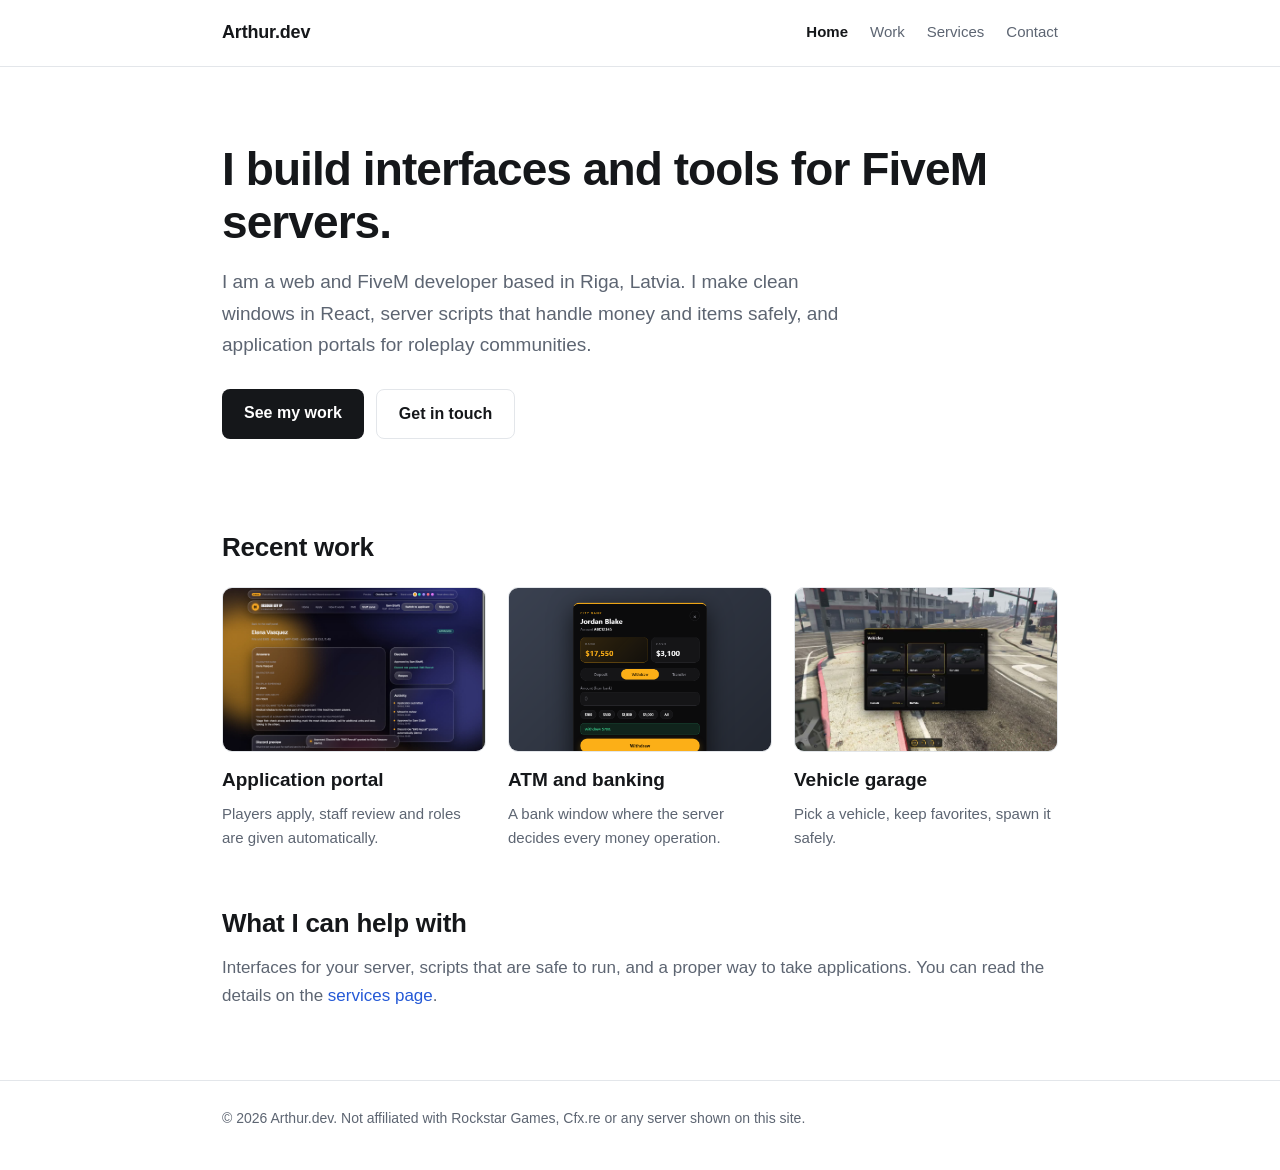
<file: index.html>
<!doctype html>
<html lang="en">
<head>
  <meta charset="utf-8" />
  <meta name="viewport" content="width=device-width, initial-scale=1" />
  <title>Arthur.dev | Web and FiveM developer</title>
  <meta name="description" content="I build interfaces and tools for FiveM roleplay servers: React windows, secure server scripts and application portals. Based in Riga, Latvia." />
  <link rel="stylesheet" href="style.css?v=3" />
</head>
<body>
  <header class="site-header">
    <div class="wrap">
      <a class="logo" href="index.html">Arthur.dev</a>
      <nav>
        <a href="index.html" aria-current="page">Home</a>
        <a href="work.html">Work</a>
        <a href="services.html">Services</a>
        <a href="contact.html">Contact</a>
      </nav>
    </div>
  </header>

  <main class="wrap">
    <section class="hero">
      <h1>I build interfaces and tools for FiveM servers.</h1>
      <p class="lead">
        I am a web and FiveM developer based in Riga, Latvia. I make clean windows in React, server scripts
        that handle money and items safely, and application portals for roleplay communities.
      </p>
      <div class="buttons">
        <a class="button" href="work.html">See my work</a>
        <a class="button secondary" href="contact.html">Get in touch</a>
      </div>
    </section>

    <h2>Recent work</h2>
    <div class="items three">
      <a class="card-link" href="work.html#portal">
        <img src="img/portal.jpg" alt="Staff panel of the application portal" loading="lazy" />
        <h3>Application portal</h3>
        <p>Players apply, staff review and roles are given automatically.</p>
      </a>
      <a class="card-link" href="work.html#bank">
        <img src="img/bank.png" alt="ATM window with balances and history" loading="lazy" />
        <h3>ATM and banking</h3>
        <p>A bank window where the server decides every money operation.</p>
      </a>
      <a class="card-link" href="work.html#garage">
        <img src="img/garage.jpg" alt="Vehicle garage window in game" loading="lazy" />
        <h3>Vehicle garage</h3>
        <p>Pick a vehicle, keep favorites, spawn it safely.</p>
      </a>
    </div>

    <h2>What I can help with</h2>
    <p class="muted">
      Interfaces for your server, scripts that are safe to run, and a proper way to take applications.
      You can read the details on the <a href="services.html">services page</a>.
    </p>
  </main>

  <footer>
    <div class="wrap">
      <p>&copy; 2026 Arthur.dev. Not affiliated with Rockstar Games, Cfx.re or any server shown on this site.</p>
    </div>
  </footer>
</body>
</html>
</file>
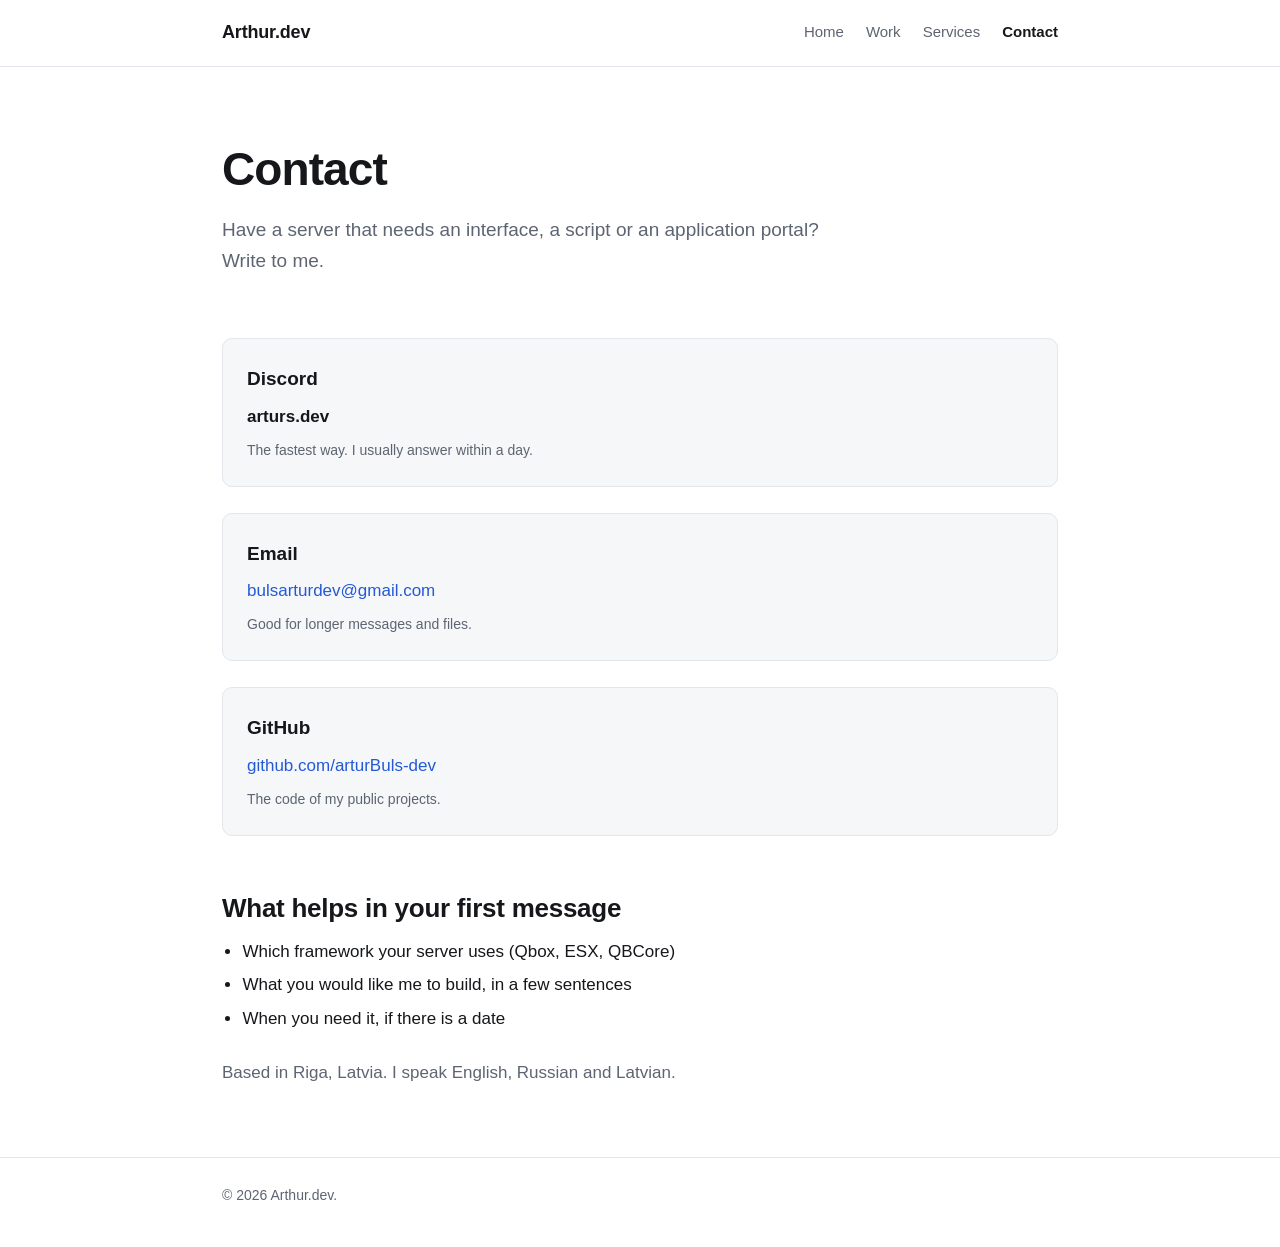
<file: contact.html>
<!doctype html>
<html lang="en">
<head>
  <meta charset="utf-8" />
  <meta name="viewport" content="width=device-width, initial-scale=1" />
  <title>Contact | Arthur.dev</title>
  <meta name="description" content="Contact Arthur.dev about FiveM interfaces, server scripts or application portals." />
  <link rel="stylesheet" href="style.css?v=3" />
</head>
<body>
  <header class="site-header">
    <div class="wrap">
      <a class="logo" href="index.html">Arthur.dev</a>
      <nav>
        <a href="index.html">Home</a>
        <a href="work.html">Work</a>
        <a href="services.html">Services</a>
        <a href="contact.html" aria-current="page">Contact</a>
      </nav>
    </div>
  </header>

  <main class="wrap">
    <section class="hero">
      <h1>Contact</h1>
      <p class="lead">Have a server that needs an interface, a script or an application portal? Write to me.</p>
    </section>

    <div class="contact-box">
      <h3>Discord</h3>
      <p><b>arturs.dev</b></p>
      <p class="muted small">The fastest way. I usually answer within a day.</p>
    </div>

    <div class="contact-box">
      <h3>Email</h3>
      <p><a href="mailto:bulsarturdev@gmail.com">bulsarturdev@gmail.com</a></p>
      <p class="muted small">Good for longer messages and files.</p>
    </div>

    <div class="contact-box">
      <h3>GitHub</h3>
      <p><a href="https://github.com/arturBuls-dev" target="_blank" rel="noopener">github.com/arturBuls-dev</a></p>
      <p class="muted small">The code of my public projects.</p>
    </div>

    <h2>What helps in your first message</h2>
    <ul>
      <li>Which framework your server uses (Qbox, ESX, QBCore)</li>
      <li>What you would like me to build, in a few sentences</li>
      <li>When you need it, if there is a date</li>
    </ul>

    <p class="muted" style="margin-top: 26px;">Based in Riga, Latvia. I speak English, Russian and Latvian.</p>
  </main>

  <footer>
    <div class="wrap">
      <p>&copy; 2026 Arthur.dev.</p>
    </div>
  </footer>
</body>
</html>
</file>
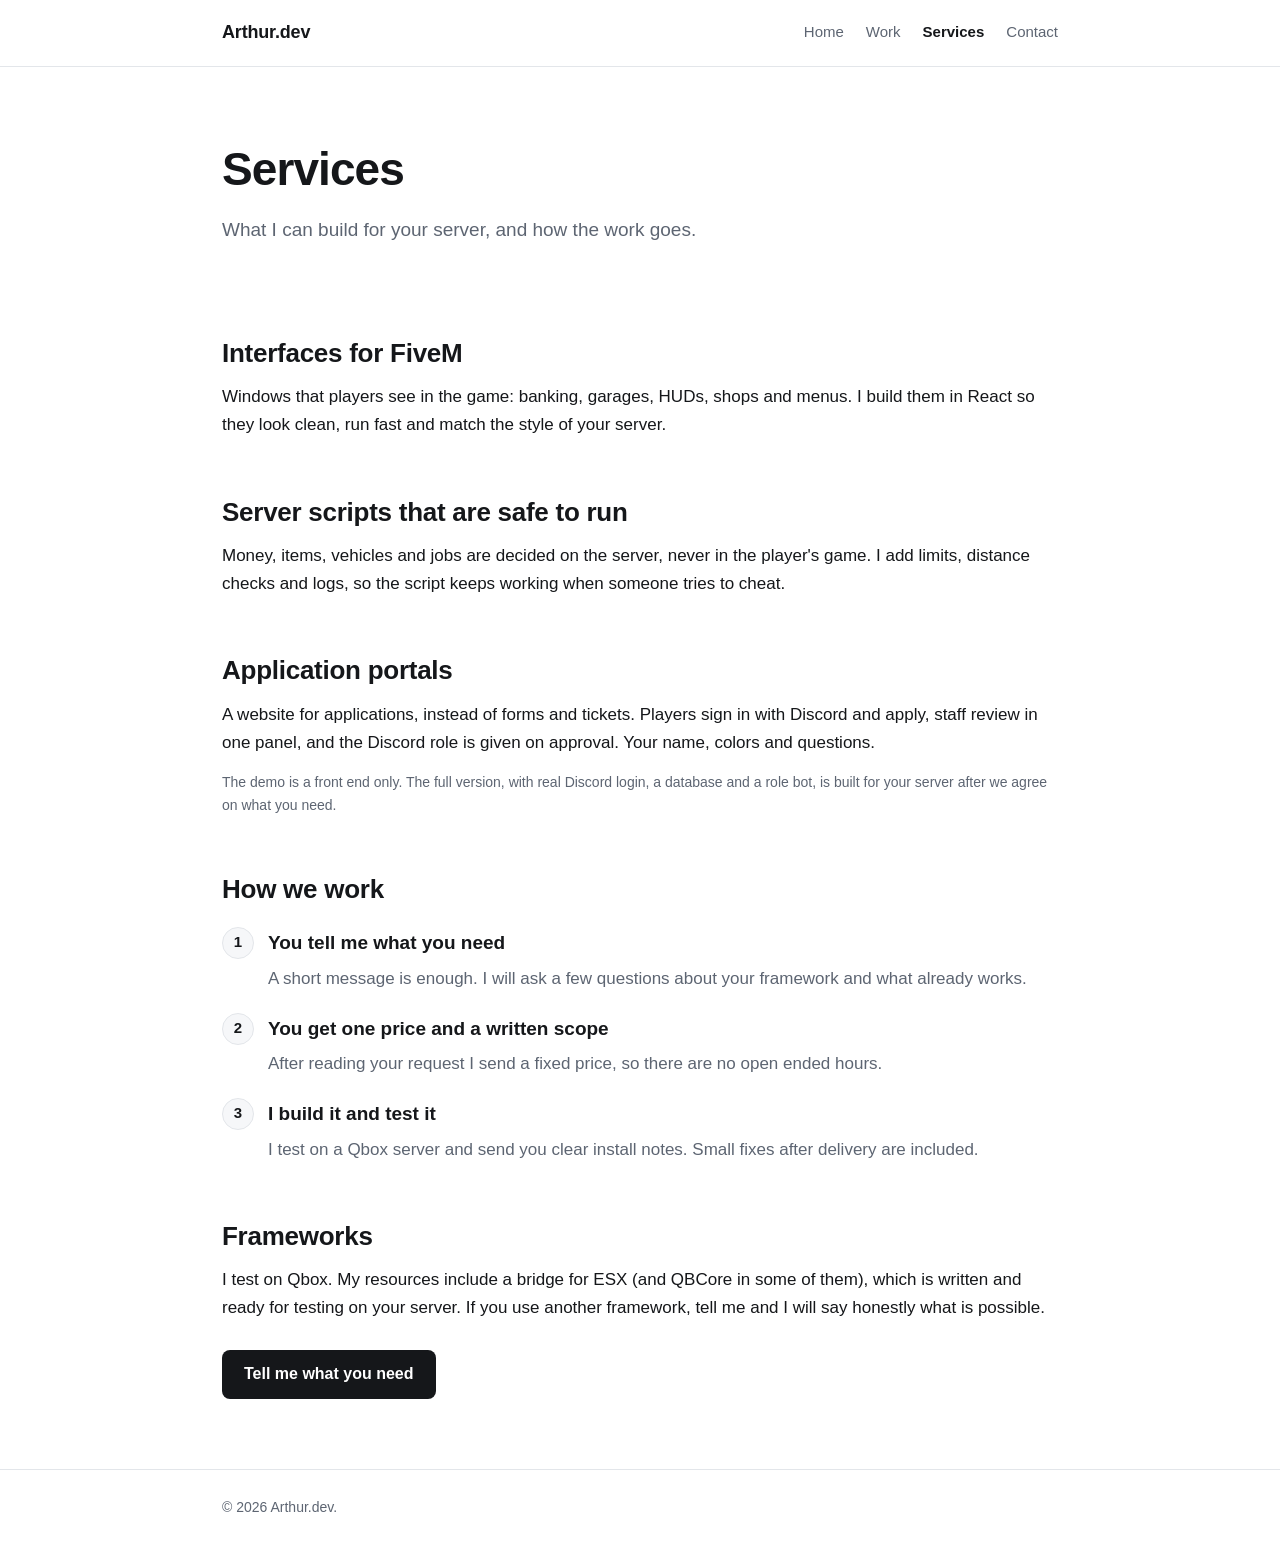
<file: services.html>
<!doctype html>
<html lang="en">
<head>
  <meta charset="utf-8" />
  <meta name="viewport" content="width=device-width, initial-scale=1" />
  <title>Services | Arthur.dev</title>
  <meta name="description" content="FiveM interfaces, secure server scripts and application portals for roleplay servers." />
  <link rel="stylesheet" href="style.css?v=3" />
</head>
<body>
  <header class="site-header">
    <div class="wrap">
      <a class="logo" href="index.html">Arthur.dev</a>
      <nav>
        <a href="index.html">Home</a>
        <a href="work.html">Work</a>
        <a href="services.html" aria-current="page">Services</a>
        <a href="contact.html">Contact</a>
      </nav>
    </div>
  </header>

  <main class="wrap">
    <section class="hero">
      <h1>Services</h1>
      <p class="lead">What I can build for your server, and how the work goes.</p>
    </section>

    <h2>Interfaces for FiveM</h2>
    <p>
      Windows that players see in the game: banking, garages, HUDs, shops and menus. I build them in React so they
      look clean, run fast and match the style of your server.
    </p>

    <h2>Server scripts that are safe to run</h2>
    <p>
      Money, items, vehicles and jobs are decided on the server, never in the player's game. I add limits, distance
      checks and logs, so the script keeps working when someone tries to cheat.
    </p>

    <h2>Application portals</h2>
    <p>
      A website for applications, instead of forms and tickets. Players sign in with Discord and apply, staff review
      in one panel, and the Discord role is given on approval. Your name, colors and questions.
    </p>
    <p class="muted small">
      The demo is a front end only. The full version, with real Discord login, a database and a role bot, is built for
      your server after we agree on what you need.
    </p>

    <h2>How we work</h2>
    <ol class="steps">
      <li><h3>You tell me what you need</h3><p class="muted">A short message is enough. I will ask a few questions about your framework and what already works.</p></li>
      <li><h3>You get one price and a written scope</h3><p class="muted">After reading your request I send a fixed price, so there are no open ended hours.</p></li>
      <li><h3>I build it and test it</h3><p class="muted">I test on a Qbox server and send you clear install notes. Small fixes after delivery are included.</p></li>
    </ol>

    <h2>Frameworks</h2>
    <p>
      I test on Qbox. My resources include a bridge for ESX (and QBCore in some of them), which is written and ready
      for testing on your server. If you use another framework, tell me and I will say honestly what is possible.
    </p>

    <div class="buttons">
      <a class="button" href="contact.html">Tell me what you need</a>
    </div>
  </main>

  <footer>
    <div class="wrap">
      <p>&copy; 2026 Arthur.dev.</p>
    </div>
  </footer>
</body>
</html>
</file>
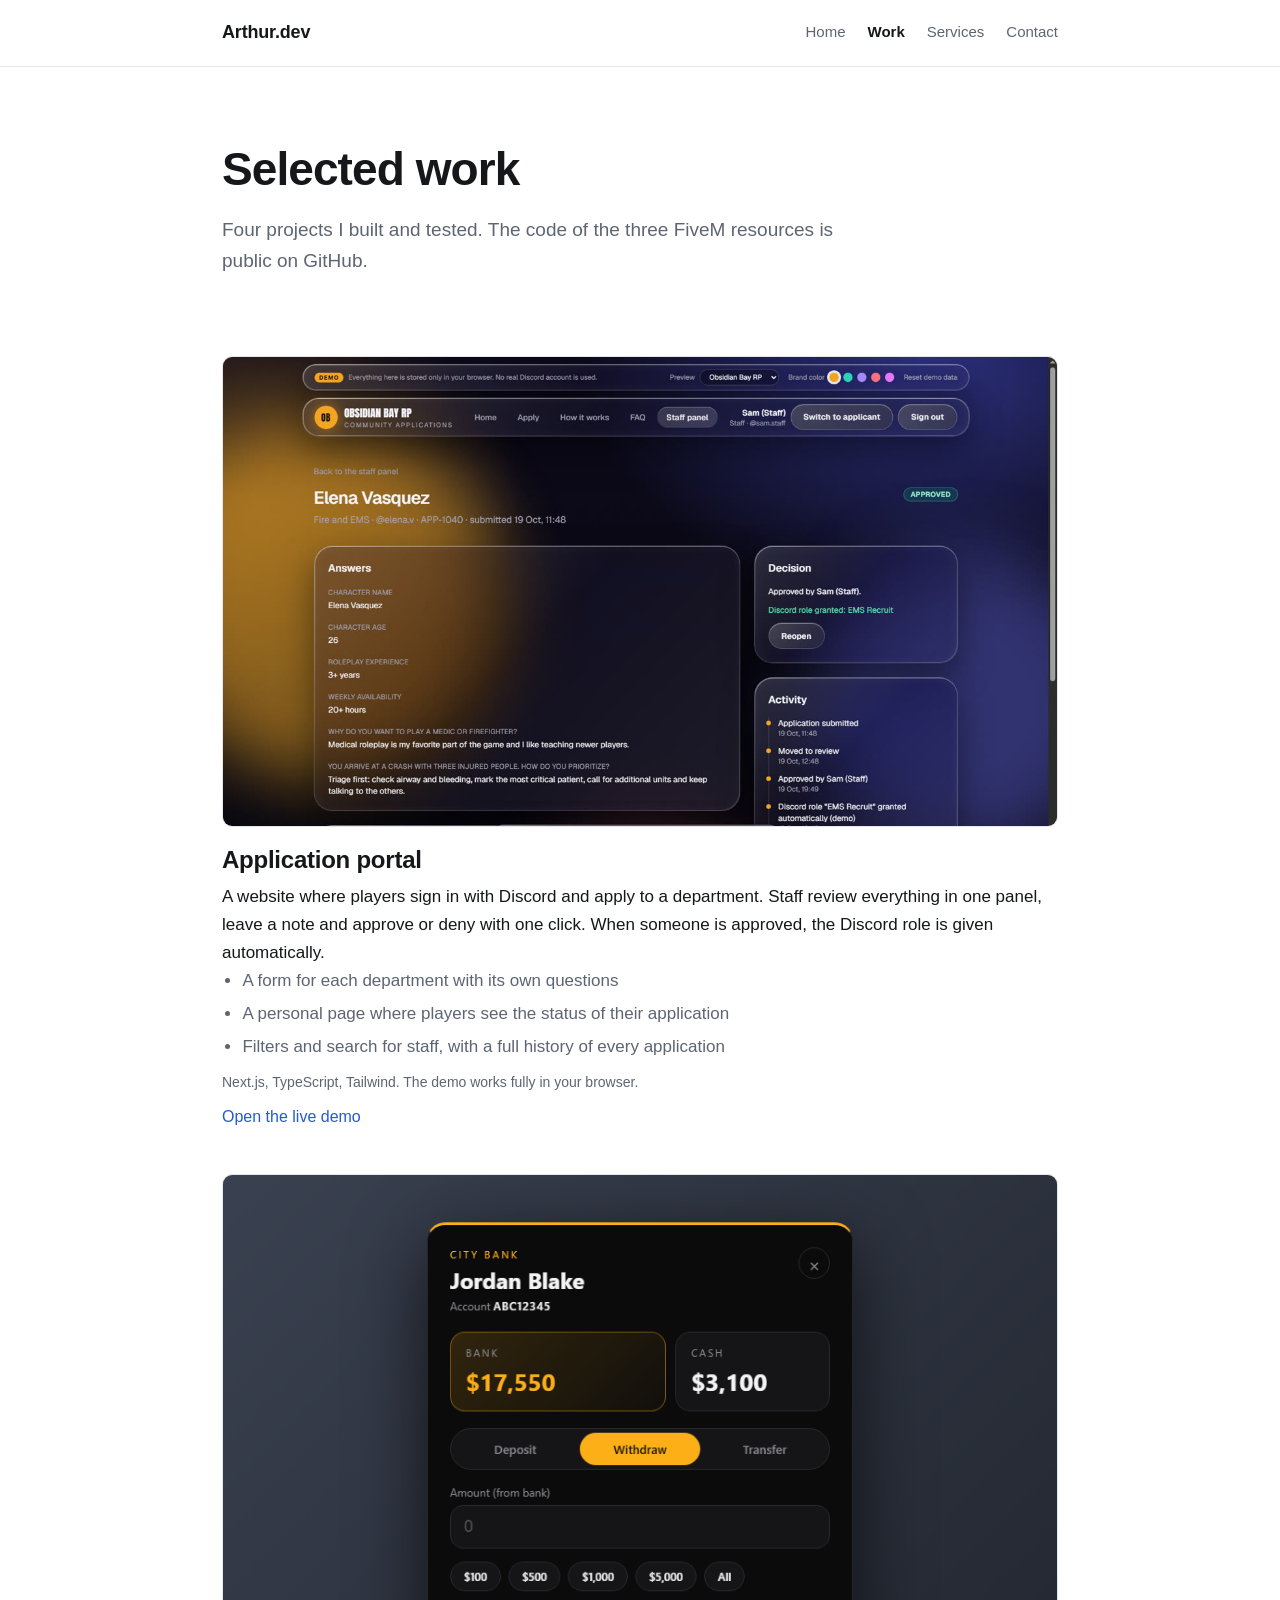
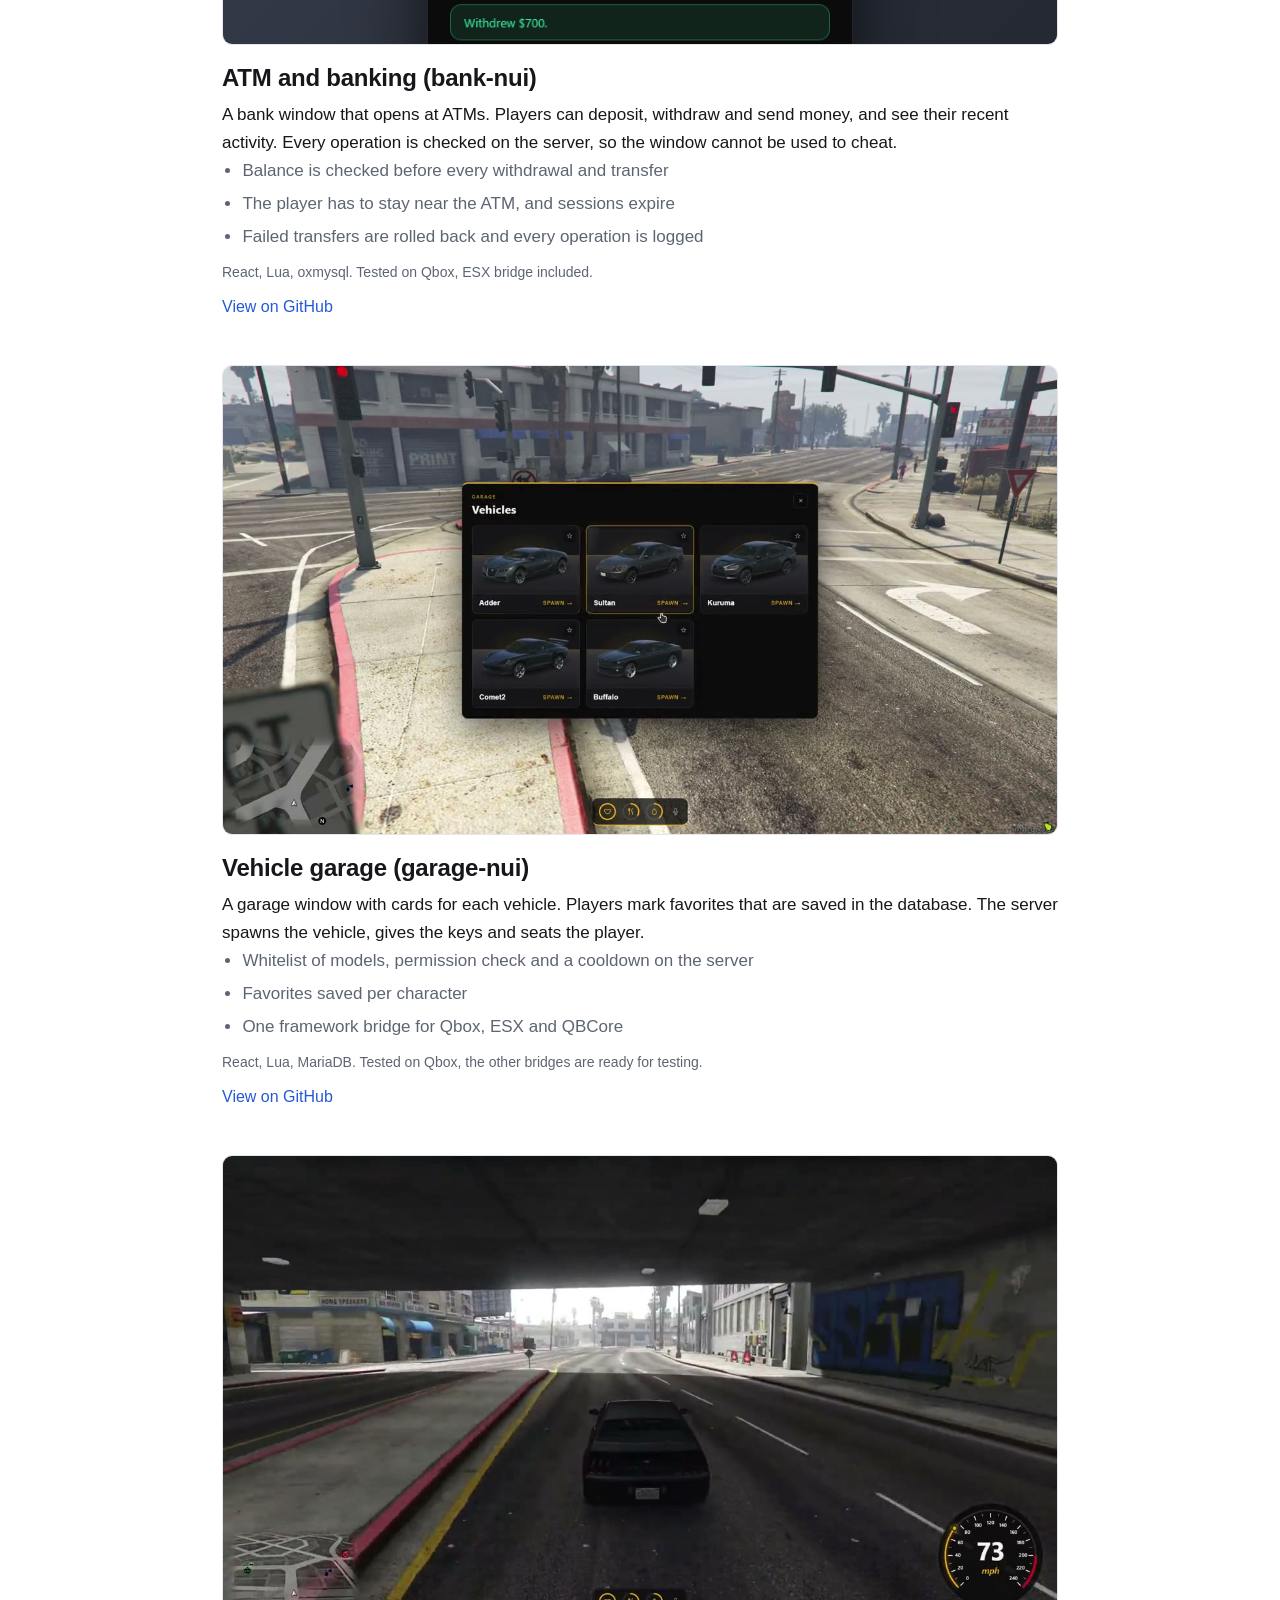
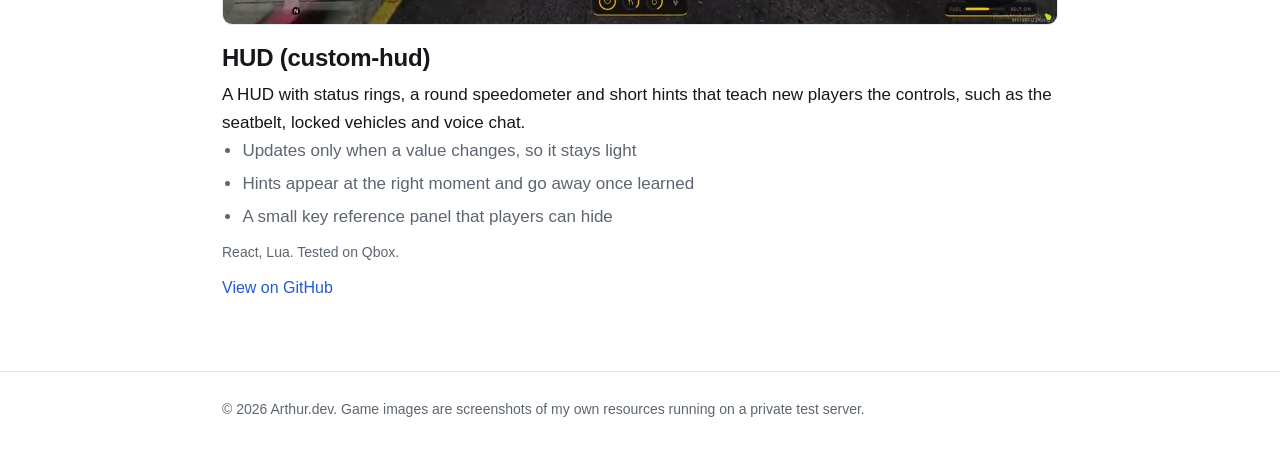
<file: work.html>
<!doctype html>
<html lang="en">
<head>
  <meta charset="utf-8" />
  <meta name="viewport" content="width=device-width, initial-scale=1" />
  <title>Work | Arthur.dev</title>
  <meta name="description" content="Selected projects: an application portal, an ATM and banking window, a vehicle garage and a custom HUD for FiveM." />
  <link rel="stylesheet" href="style.css?v=3" />
</head>
<body>
  <header class="site-header">
    <div class="wrap">
      <a class="logo" href="index.html">Arthur.dev</a>
      <nav>
        <a href="index.html">Home</a>
        <a href="work.html" aria-current="page">Work</a>
        <a href="services.html">Services</a>
        <a href="contact.html">Contact</a>
      </nav>
    </div>
  </header>

  <main class="wrap">
    <section class="hero">
      <h1>Selected work</h1>
      <p class="lead">Four projects I built and tested. The code of the three FiveM resources is public on GitHub.</p>
    </section>

    <article class="project" id="portal">
      <img src="img/portal.jpg" alt="Staff panel with a simulated Discord message" loading="lazy" />
      <h2>Application portal</h2>
      <p>
        A website where players sign in with Discord and apply to a department. Staff review everything in one panel,
        leave a note and approve or deny with one click. When someone is approved, the Discord role is given
        automatically.
      </p>
      <ul class="muted">
        <li>A form for each department with its own questions</li>
        <li>A personal page where players see the status of their application</li>
        <li>Filters and search for staff, with a full history of every application</li>
      </ul>
      <p class="meta">Next.js, TypeScript, Tailwind. The demo works fully in your browser.</p>
      <div class="links"><a href="https://application-portal-iota.vercel.app/" target="_blank" rel="noopener">Open the live demo</a></div>
    </article>

    <article class="project" id="bank">
      <img src="img/bank.png" alt="ATM window with balances, deposit, withdraw, transfer and history" loading="lazy" />
      <h2>ATM and banking (bank-nui)</h2>
      <p>
        A bank window that opens at ATMs. Players can deposit, withdraw and send money, and see their recent activity.
        Every operation is checked on the server, so the window cannot be used to cheat.
      </p>
      <ul class="muted">
        <li>Balance is checked before every withdrawal and transfer</li>
        <li>The player has to stay near the ATM, and sessions expire</li>
        <li>Failed transfers are rolled back and every operation is logged</li>
      </ul>
      <p class="meta">React, Lua, oxmysql. Tested on Qbox, ESX bridge included.</p>
      <div class="links"><a href="https://github.com/arturBuls-dev/bank-nui" target="_blank" rel="noopener">View on GitHub</a></div>
    </article>

    <article class="project" id="garage">
      <img src="img/garage.jpg" alt="Vehicle garage window in game" loading="lazy" />
      <h2>Vehicle garage (garage-nui)</h2>
      <p>
        A garage window with cards for each vehicle. Players mark favorites that are saved in the database. The server
        spawns the vehicle, gives the keys and seats the player.
      </p>
      <ul class="muted">
        <li>Whitelist of models, permission check and a cooldown on the server</li>
        <li>Favorites saved per character</li>
        <li>One framework bridge for Qbox, ESX and QBCore</li>
      </ul>
      <p class="meta">React, Lua, MariaDB. Tested on Qbox, the other bridges are ready for testing.</p>
      <div class="links"><a href="https://github.com/arturBuls-dev/garage-nui" target="_blank" rel="noopener">View on GitHub</a></div>
    </article>

    <article class="project" id="hud">
      <img src="img/hud.jpg" alt="Custom HUD with a speedometer and status rings in game" loading="lazy" />
      <h2>HUD (custom-hud)</h2>
      <p>
        A HUD with status rings, a round speedometer and short hints that teach new players the controls, such as the
        seatbelt, locked vehicles and voice chat.
      </p>
      <ul class="muted">
        <li>Updates only when a value changes, so it stays light</li>
        <li>Hints appear at the right moment and go away once learned</li>
        <li>A small key reference panel that players can hide</li>
      </ul>
      <p class="meta">React, Lua. Tested on Qbox.</p>
      <div class="links"><a href="https://github.com/arturBuls-dev/custom-hud" target="_blank" rel="noopener">View on GitHub</a></div>
    </article>
  </main>

  <footer>
    <div class="wrap">
      <p>&copy; 2026 Arthur.dev. Game images are screenshots of my own resources running on a private test server.</p>
    </div>
  </footer>
</body>
</html>
</file>
<file: style.css>
:root {
  --bg: #ffffff;
  --soft: #f6f7f9;
  --text: #15171a;
  --muted: #5d6572;
  --line: #e3e6ea;
  --accent: #2459d6;
}

* { box-sizing: border-box; margin: 0; padding: 0; }
html { scroll-behavior: smooth; }

body {
  background: var(--bg);
  color: var(--text);
  font-family: -apple-system, BlinkMacSystemFont, "Segoe UI", Roboto, Helvetica, Arial, sans-serif;
  font-size: 17px;
  line-height: 1.65;
  -webkit-font-smoothing: antialiased;
}

a { color: var(--accent); text-decoration: none; }
a:hover { text-decoration: underline; }
img { display: block; max-width: 100%; }
ul, ol { padding-left: 1.2em; }
li + li { margin-top: 0.3em; }

.wrap { max-width: 880px; margin: 0 auto; padding: 0 22px; }

/* ---------- Header ---------- */
.site-header { border-bottom: 1px solid var(--line); }
.site-header .wrap { display: flex; align-items: center; justify-content: space-between; flex-wrap: wrap; gap: 8px 24px; padding-top: 18px; padding-bottom: 18px; }
.logo { font-weight: 700; font-size: 18px; color: var(--text); letter-spacing: -0.01em; }
.logo:hover { text-decoration: none; }
nav { display: flex; gap: 22px; flex-wrap: wrap; }
nav a { color: var(--muted); font-size: 15px; }
nav a:hover { color: var(--text); text-decoration: none; }
nav a[aria-current="page"] { color: var(--text); font-weight: 600; }

/* ---------- Text ---------- */
main.wrap { padding-bottom: 70px; }
.hero { padding: 76px 0 36px; }
h1 { font-size: clamp(32px, 5.4vw, 46px); line-height: 1.15; letter-spacing: -0.02em; font-weight: 700; }
h2 { font-size: 26px; line-height: 1.25; letter-spacing: -0.01em; margin-top: 56px; margin-bottom: 14px; }
h3 { font-size: 19px; margin-bottom: 6px; }
.lead { margin-top: 18px; color: var(--muted); font-size: 19px; max-width: 640px; }
p + p { margin-top: 14px; }
.muted { color: var(--muted); }
.small { font-size: 14px; }

.buttons { display: flex; flex-wrap: wrap; gap: 12px; margin-top: 28px; }
.button { display: inline-block; padding: 11px 22px; border-radius: 8px; font-size: 16px; font-weight: 600; background: var(--text); color: #fff; }
.button:hover { text-decoration: none; opacity: 0.88; }
.button.secondary { background: transparent; color: var(--text); border: 1px solid var(--line); }
.button.secondary:hover { background: var(--soft); opacity: 1; }

/* ---------- Lists of things ---------- */
.items { display: grid; gap: 22px; margin-top: 24px; }
.items.three { grid-template-columns: repeat(3, 1fr); }
.item { padding: 20px 22px; border: 1px solid var(--line); border-radius: 10px; background: var(--soft); }
.item p { color: var(--muted); font-size: 16px; }

.project { margin-top: 44px; }
.project img { border: 1px solid var(--line); border-radius: 10px; width: 100%; aspect-ratio: 16 / 9; object-fit: cover; object-position: top; }
.project h2 { margin-top: 18px; margin-bottom: 8px; font-size: 24px; }
.project .meta { margin-top: 10px; font-size: 14px; color: var(--muted); }
.project .links { margin-top: 10px; display: flex; flex-wrap: wrap; gap: 6px 20px; font-size: 16px; }

.card-link { display: block; color: inherit; }
.card-link:hover { text-decoration: none; }
.card-link img { border: 1px solid var(--line); border-radius: 10px; width: 100%; aspect-ratio: 16 / 10; object-fit: cover; object-position: top; transition: opacity 0.2s; }
.card-link:hover img { opacity: 0.88; }
.card-link h3 { margin-top: 12px; }
.card-link p { color: var(--muted); font-size: 15px; }

.steps { counter-reset: step; list-style: none; padding: 0; margin-top: 22px; }
.steps li { counter-increment: step; position: relative; padding-left: 46px; margin-top: 20px; }
.steps li::before { content: counter(step); position: absolute; left: 0; top: 0; width: 30px; height: 30px; border-radius: 50%; border: 1px solid var(--line); background: var(--soft); text-align: center; line-height: 28px; font-weight: 600; font-size: 15px; }

.contact-box { margin-top: 26px; padding: 24px; border: 1px solid var(--line); border-radius: 10px; background: var(--soft); }
.contact-box p { margin-top: 8px; }

/* ---------- Footer ---------- */
footer { border-top: 1px solid var(--line); padding: 26px 0 40px; color: var(--muted); font-size: 14px; }

@media (max-width: 760px) {
  .items.three { grid-template-columns: 1fr; }
  .hero { padding-top: 48px; }
  body { font-size: 16.5px; }
}
</file>
